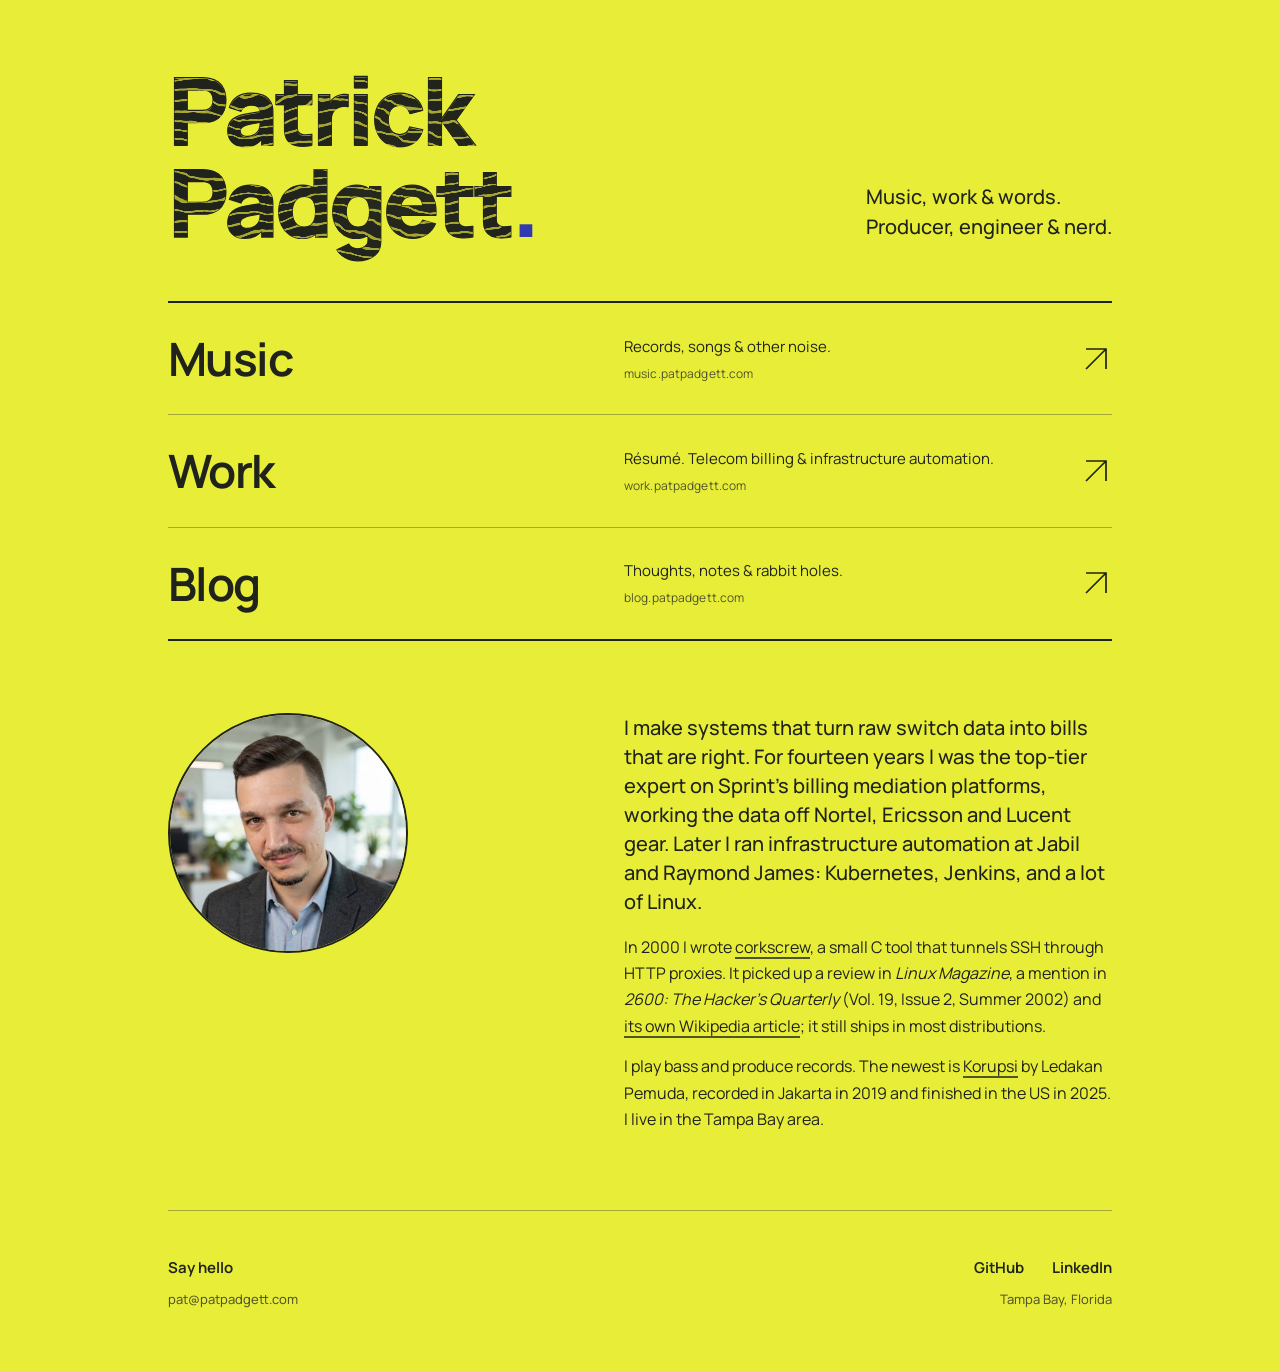
<file: classic/index.html>
<!doctype html>
<html lang="en">
<head>
<!-- Hotjar Tracking Code for patpadgett.com -->
<script>
    (function(h,o,t,j,a,r){
        h.hj=h.hj||function(){(h.hj.q=h.hj.q||[]).push(arguments)};
        h._hjSettings={hjid:6780879,hjsv:6};
        a=o.getElementsByTagName('head')[0];
        r=o.createElement('script');r.async=1;
        r.src=t+h._hjSettings.hjid+j+h._hjSettings.hjsv;
        a.appendChild(r);
    })(window,document,'https://static.hotjar.com/c/hotjar-','.js?sv=');
</script>
<meta charset="utf-8"><meta name="viewport" content="width=device-width,initial-scale=1">
<title>Patrick Padgett — Music, work & words</title>
<meta name="description" content="Patrick Padgett: telecom billing mediation engineer, infrastructure automation, bassist and producer, author of corkscrew. Music, résumé and blog in one place.">
<meta name="theme-color" content="#e8ed38"><meta name="robots" content="noindex,follow">
<link rel="canonical" href="https://patpadgett.com/classic/">
<meta property="og:title" content="Patrick Padgett — Music, work &amp; words">
<meta property="og:description" content="Telecom billing mediation engineer, infrastructure automation, bassist and producer, author of corkscrew. Music, résumé and blog.">
<meta property="og:image" content="https://patpadgett.com/assets/avatar@2x.jpg">
<meta property="og:url" content="https://patpadgett.com/classic/">
<meta property="og:type" content="profile">
<meta name="twitter:card" content="summary">
<meta name="twitter:image" content="https://patpadgett.com/assets/avatar@2x.jpg">
<script type="application/ld+json">{"@context": "https://schema.org", "@graph": [{"@type": "WebSite", "@id": "https://patpadgett.com/#site", "url": "https://patpadgett.com/", "name": "Patrick Padgett", "publisher": {"@id": "https://patpadgett.com/#me"}}, {"@type": "Person", "@id": "https://patpadgett.com/#me", "name": "Patrick Padgett", "url": "https://patpadgett.com/", "image": "https://patpadgett.com/assets/avatar@2x.jpg", "email": "mailto:pat@patpadgett.com", "jobTitle": "Telecom Billing Mediation Engineer", "description": "Telecom billing mediation engineer, infrastructure automation engineer, bassist and producer, and author of corkscrew (SSH over HTTP proxies).", "address": {"@type": "PostalAddress", "addressLocality": "Tampa Bay", "addressRegion": "FL", "addressCountry": "US"}, "sameAs": ["https://www.linkedin.com/in/patpadgett", "https://github.com/patpadgett", "https://work.patpadgett.com/", "https://music.patpadgett.com/", "https://blog.patpadgett.com/", "https://en.wikipedia.org/wiki/Corkscrew_(program)"], "knowsAbout": ["Telecom billing mediation", "Revenue assurance", "Kubernetes", "Jenkins", "Linux", "corkscrew", "Music production", "Bass guitar"]}]}</script>
<link rel="stylesheet" href="styles.css">
</head>
<body>
<main>
<header><h1>Patrick<br>Padgett<span class="period">.</span></h1><p class="intro">Music, work &amp; words.<br>Producer, engineer &amp; nerd.</p></header>
<nav aria-label="Explore my websites">
<a class="destination" href="https://music.patpadgett.com"><span class="name">Music</span><span class="detail">Records, songs &amp; other noise.<span class="domain">music.patpadgett.com</span></span><svg viewBox="0 0 32 32" aria-hidden="true"><path d="M6 26 26 6M6 6h20v20"/></svg></a>
<a class="destination" href="https://work.patpadgett.com"><span class="name">Work</span><span class="detail">Résumé. Telecom billing &amp; infrastructure automation.<span class="domain">work.patpadgett.com</span></span><svg viewBox="0 0 32 32" aria-hidden="true"><path d="M6 26 26 6M6 6h20v20"/></svg></a>
<a class="destination" href="https://blog.patpadgett.com"><span class="name">Blog</span><span class="detail">Thoughts, notes &amp; rabbit holes.<span class="domain">blog.patpadgett.com</span></span><svg viewBox="0 0 32 32" aria-hidden="true"><path d="M6 26 26 6M6 6h20v20"/></svg></a>
</nav>
<section class="about" aria-labelledby="about-h">
<h2 id="about-h" class="about__h">About</h2>
<img class="about__photo" src="assets/avatar.jpg" srcset="assets/avatar.jpg 1x, assets/avatar@2x.jpg 2x" width="240" height="240" alt="Portrait of Patrick Padgett" loading="eager">
<div class="about__text">
<p>I make systems that turn raw switch data into bills that are right. For fourteen years I was the top-tier expert on Sprint&rsquo;s billing mediation platforms, working the data off Nortel, Ericsson and Lucent gear. Later I ran infrastructure automation at Jabil and Raymond James: Kubernetes, Jenkins, and a lot of Linux.</p>
<p>In 2000 I wrote <a href="https://github.com/patpadgett/corkscrew">corkscrew</a>, a small C tool that tunnels SSH through HTTP proxies. It picked up a review in <cite>Linux Magazine</cite>, a mention in <cite>2600: The Hacker&rsquo;s Quarterly</cite> (Vol. 19, Issue&nbsp;2, Summer 2002) and <a href="https://en.wikipedia.org/wiki/Corkscrew_(program)">its own Wikipedia article</a>; it still ships in most distributions.</p>
<p>I play bass and produce records. The newest is <a href="https://music.patpadgett.com">Korupsi</a> by Ledakan Pemuda, recorded in Jakarta in 2019 and finished in the US in 2025. I live in the Tampa Bay area.</p>
</div>
</section>
<footer><div class="foot__col"><a href="mailto:pat@patpadgett.com">Say hello</a><span class="email">pat@patpadgett.com</span></div><div class="foot__col foot__col--r"><span class="foot__links"><a href="https://github.com/patpadgett">GitHub</a><a href="https://www.linkedin.com/in/patpadgett">LinkedIn</a></span><span class="where">Tampa Bay, Florida</span></div></footer>
</main>
<script src="vat.js" defer></script>
</body>
</html>
</file>
<file: classic/styles.css>
@font-face{font-family:Manrope;src:url('assets/manrope.woff2') format('woff2');font-weight:200 800;font-display:swap}
:root{--paper:#e8ed38;--ink:#20231c;--muted:#505529;--line:#a4aa31;--focus:#303ab1;color-scheme:light;font-family:Manrope,sans-serif;color:var(--ink);background:var(--paper)}
*{box-sizing:border-box}body{margin:0}::selection{color:var(--paper);background:var(--ink)}html{scrollbar-color:var(--ink) var(--paper)}
main{width:min(1040px,100%);margin:auto;padding:64px 48px 56px;min-height:100svh;display:flex;flex-direction:column}
header{display:flex;align-items:flex-end;justify-content:space-between;gap:32px;padding-bottom:54px}
h1{font-size:clamp(56px,7.3vw,96px);font-weight:800;line-height:.98;letter-spacing:-.04em;margin:0;position:relative;overflow:clip;overflow-clip-margin:.3em}.period{color:var(--focus)}
.vat{position:absolute;top:0;left:0;pointer-events:none;z-index:0;mask-repeat:no-repeat;-webkit-mask-repeat:no-repeat;mask-size:100% 100%;-webkit-mask-size:100% 100%}.vat-on{color:transparent;isolation:isolate;-webkit-text-stroke:1.25px var(--ink);paint-order:stroke fill}.vat-on>*:not(.vat){position:relative;z-index:1}.vat-on .period{color:var(--focus);-webkit-text-stroke:0;cursor:pointer;display:inline-block;transition:transform .26s cubic-bezier(.16,1,.3,1)}.vat-on .period:hover{transform:translateY(-.04em) scale(1.08)}.vat-on .period.is-pressed{transform:translateY(.03em) scale(.9);transition-duration:.1s}
@media(prefers-reduced-motion:reduce){.vat{display:none}.vat-on{color:var(--ink)}}
.intro{margin:0 0 5px;font-size:20px;line-height:1.5;font-weight:500;text-wrap:balance}
.about{display:grid;grid-template-columns:1fr 1fr 32px;column-gap:24px;align-items:start;padding:72px 0 64px;border-bottom:1px solid var(--line)}.about__text{grid-column:2/4}.about__h{position:absolute;width:1px;height:1px;overflow:hidden;clip:rect(0 0 0 0);white-space:nowrap}.about__photo{border-radius:50%;object-fit:cover;border:2px solid var(--ink)}.about__text p{margin:0 0 14px;font-size:16px;line-height:1.65;text-wrap:pretty}.about__text p:first-child{font-size:20px;line-height:1.45;font-weight:500;margin-bottom:18px}.about__photo{width:240px;height:240px}.about__text cite{font-style:italic}.about__text a{text-decoration:underline;text-decoration-color:var(--muted);text-decoration-thickness:1.5px;text-underline-offset:4px;padding-block:2px}.about__text a:hover{text-decoration-color:var(--ink)}
nav{border-top:2px solid var(--ink)}.destination:last-child{border-bottom:2px solid var(--ink)}a{color:inherit;text-decoration:none;text-underline-offset:5px}
.destination{display:grid;grid-template-columns:1fr 1fr 32px;align-items:center;column-gap:24px;padding:28px 0;border-bottom:1px solid var(--line);position:relative;transition:background-color .22s var(--ease-out),transform .28s var(--ease-out);--ease-out:cubic-bezier(.16,1,.3,1)}
.name{font-size:clamp(30px,4.2vw,46px);font-weight:650;letter-spacing:-.035em;line-height:1.2;transition:transform .28s cubic-bezier(.16,1,.3,1)}.detail{font-size:15px;line-height:1.6}.domain{display:block;font-size:12px;color:var(--muted);margin-top:5px;letter-spacing:.01em}
svg{width:32px;height:32px;fill:none;stroke:currentColor;stroke-width:1.7;justify-self:end;transition:transform .28s cubic-bezier(.16,1,.3,1)}
a:focus-visible{outline:3px solid var(--focus);outline-offset:5px}.destination:focus-visible{outline-offset:-3px}.destination::before{content:"";position:absolute;inset:0 -16px;background:#dce22f;opacity:0;transition:opacity .22s;z-index:-1}.destination:hover::before,.destination:focus-visible::before{opacity:1}.destination:hover .name,.destination:focus-visible .name{transform:translateX(12px)}.destination:hover svg,.destination:focus-visible svg{transform:translate(3px,-3px)}.destination:active .name{transform:translateX(16px);transition-duration:.1s}.destination:active svg{transform:translate(6px,-6px);transition-duration:.1s}
.tw404{display:block;color:var(--muted);font-size:14px;margin-top:6px;word-break:break-all}
.lost{margin:40px 0 0;font-size:16px}.lost a{text-decoration:underline;text-decoration-color:var(--muted);text-underline-offset:4px}.lost a:hover{text-decoration-color:var(--ink)}
footer{margin-top:auto;padding:40px 0 0;display:flex;justify-content:space-between;align-items:flex-start;gap:28px;font-size:15px;font-weight:650}.foot__col{display:flex;flex-direction:column}.foot__col--r{text-align:right;align-items:flex-end}.foot__links{display:flex;gap:28px}footer a{display:inline-block;padding:6px 0;line-height:1.4}.email,.where{display:block;color:var(--muted);font-size:13px;font-weight:450;line-height:1.4;padding:6px 0}footer a:hover{text-decoration:underline;text-underline-offset:5px;text-decoration-color:var(--ink)}
@media(max-width:1000px){.about{grid-template-columns:1fr 1fr 32px}.about__photo{width:200px;height:200px}.about__text{grid-column:2/4}.about__text p:first-child{font-size:19px}}
@media(max-width:820px){.about{grid-template-columns:160px 1fr;column-gap:32px}.about__photo{width:160px;height:160px}.about__text{grid-column:2}.about__text p:first-child{font-size:18px}header{align-items:flex-end}.intro{font-size:18px}}
@media(max-width:640px){.about{grid-template-columns:1fr;gap:20px;padding:52px 0 40px}.about__text{grid-column:1}.about__photo{width:112px;height:112px}.about__text p:first-child{font-size:18px}main{padding:40px 24px 24px}header{display:block;padding-bottom:32px}h1{font-size:64px}.intro{font-size:16px;margin-top:24px;line-height:1.5}.destination{grid-template-columns:1fr 28px;gap:8px;padding:22px 0}.name{font-size:34px}.detail{grid-column:1;grid-row:2;font-size:14px}.destination svg{grid-column:2;grid-row:1/3;width:26px;height:26px}.domain{font-size:12px;margin-top:3px}footer{gap:20px;padding-top:30px;font-size:13px}.email,.where{font-size:12px}}
@media(max-width:360px){main{padding-inline:20px}h1{font-size:58px}footer{gap:14px}}
@media(prefers-reduced-motion:reduce){*,*::before,*::after{transition-duration:.01ms!important}.destination:hover .name,.destination:focus-visible .name,.destination:active .name,.destination:hover svg,.destination:focus-visible svg,.destination:active svg{transform:none}}
</file>
